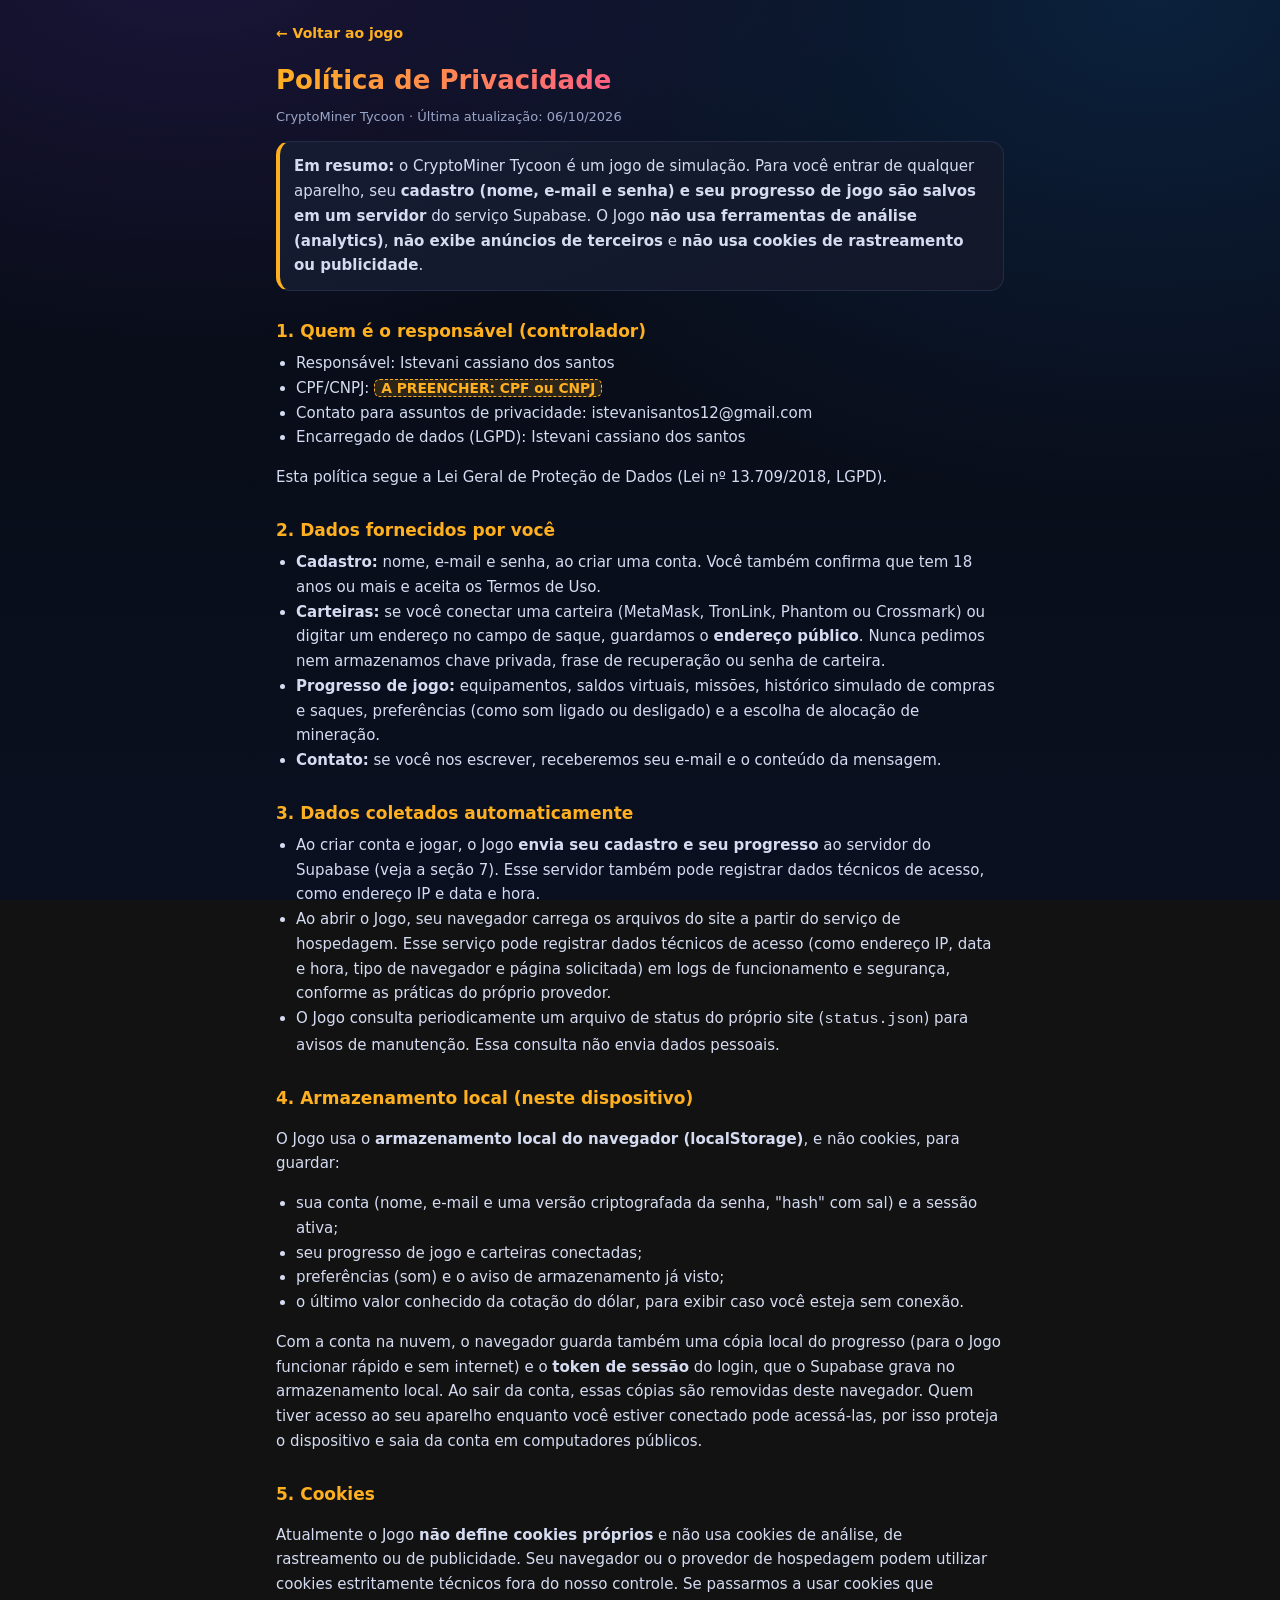
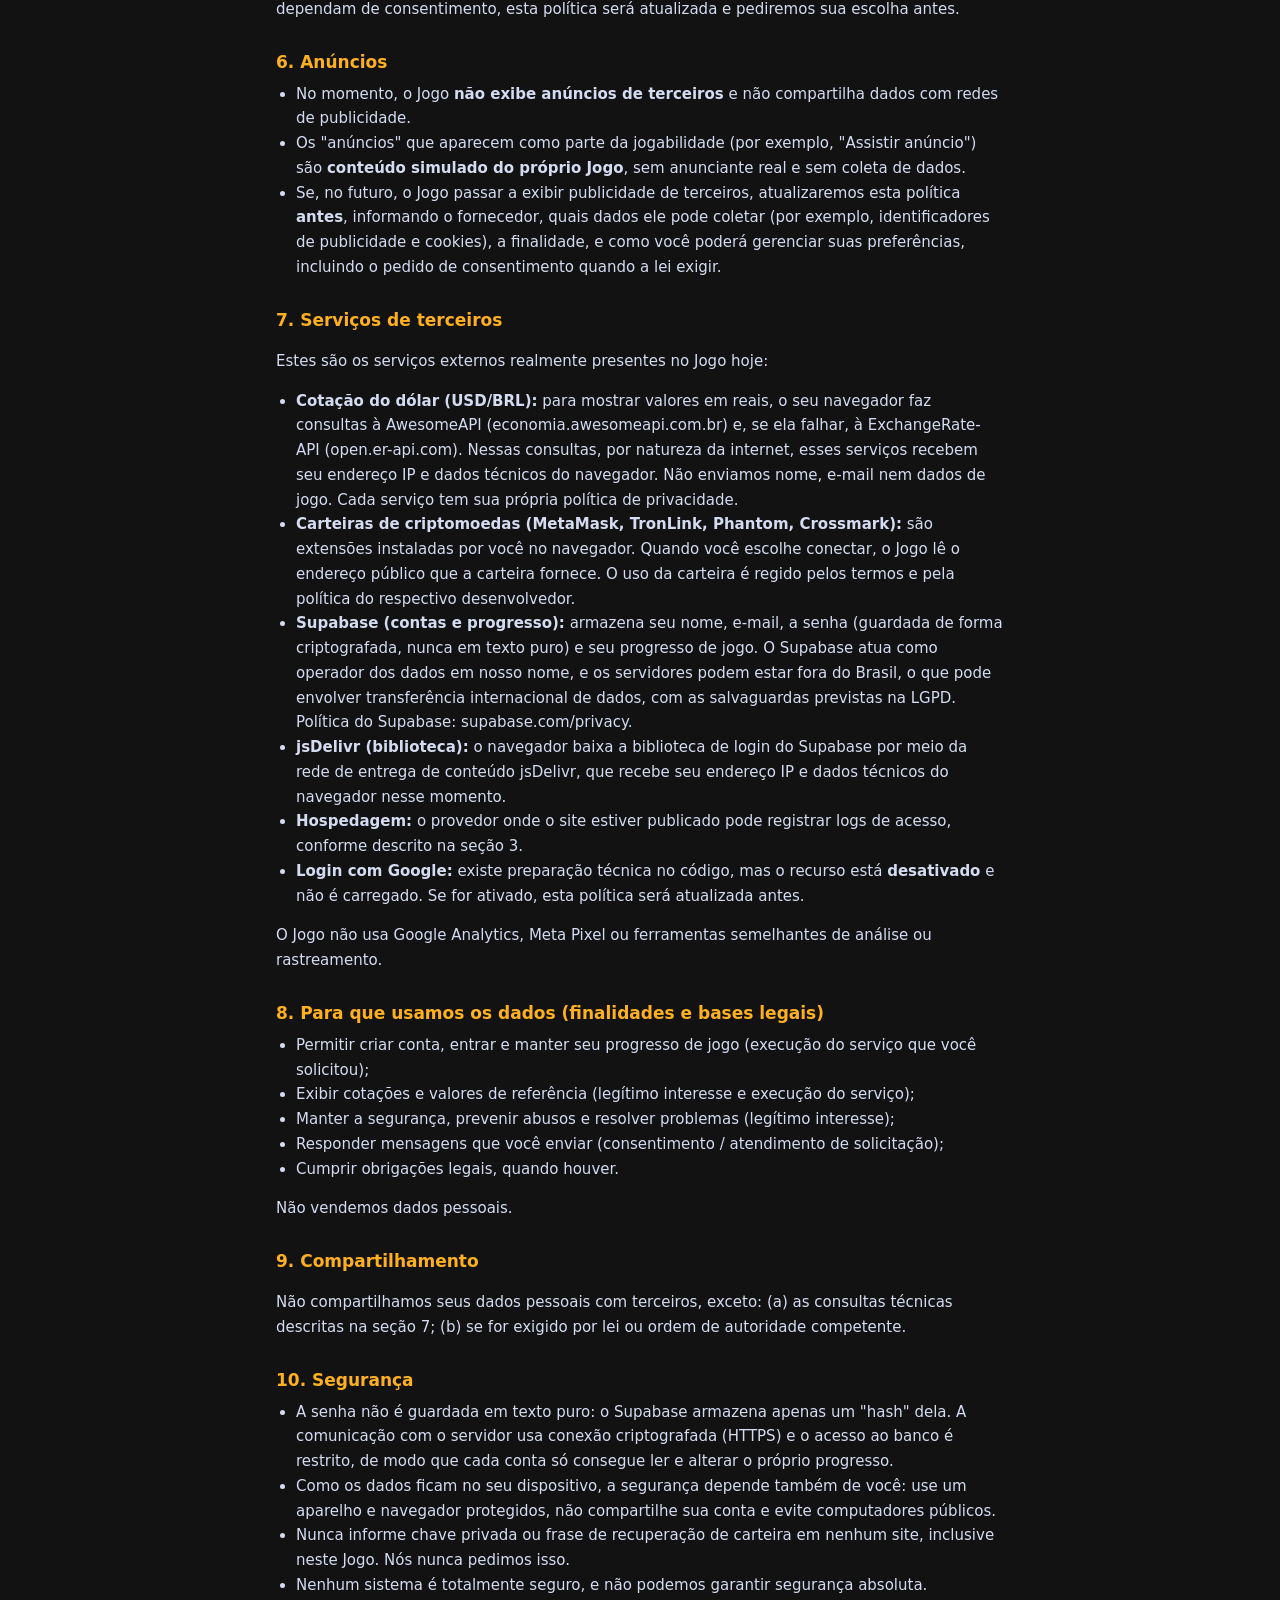
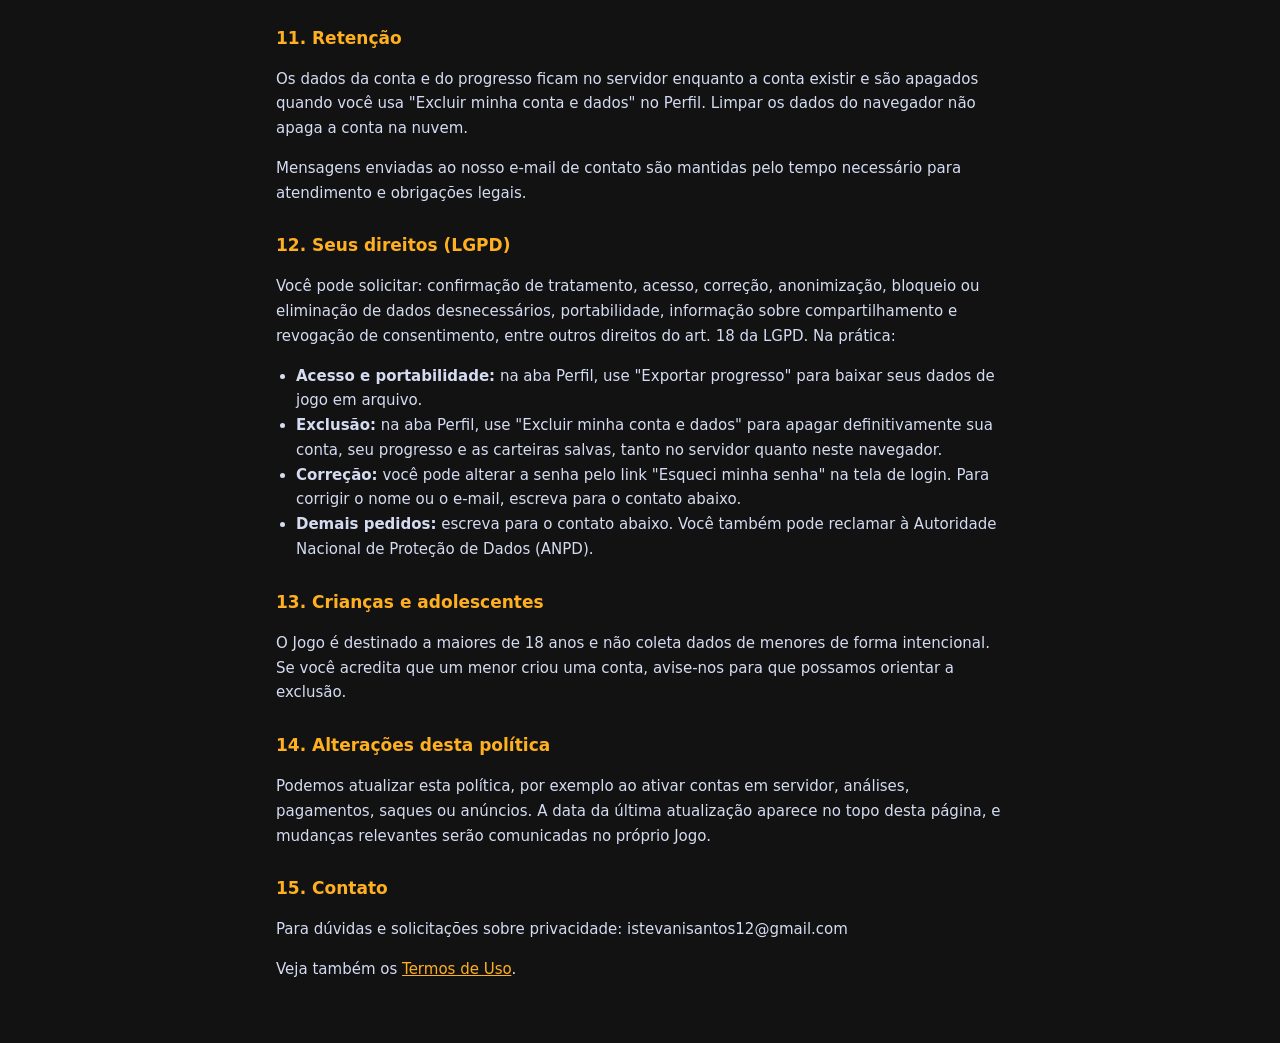
<file: privacidade.html>
<!DOCTYPE html>
<html lang="pt-BR">
<head>
<meta charset="utf-8">
<meta name="viewport" content="width=device-width, initial-scale=1, viewport-fit=cover">
<title>Política de Privacidade · CryptoMiner Tycoon</title>
<meta name="description" content="Política de Privacidade do CryptoMiner Tycoon: quais dados são usados, onde ficam armazenados, serviços de terceiros, anúncios e seus direitos.">
<meta name="robots" content="index,follow">
<meta name="theme-color" content="#080b14">
<link rel="icon" href="icon.svg" type="image/svg+xml">
<style>
:root{color-scheme:dark;--bg:#080b14;--card:#121829;--line:#222c47;--tx:#e8eeff;--mu:#9aa6c7;--ac:#ffb020}
*{box-sizing:border-box}
body{margin:0;color:var(--tx);font-family:system-ui,-apple-system,Segoe UI,sans-serif;line-height:1.65;background:radial-gradient(700px 400px at 15% -5%,#2a1f5c88,transparent),radial-gradient(800px 500px at 90% 0%,#0f3a6b77,transparent),linear-gradient(#080b14,#0a1020);background-attachment:fixed}
.w{max-width:760px;margin:0 auto;padding:max(16px,env(safe-area-inset-top)) 16px 48px}
.back{display:inline-block;margin:6px 0 14px;color:var(--ac);text-decoration:none;font-size:14px;font-weight:700}
h1{font-size:26px;margin:0 0 4px;background:linear-gradient(90deg,#ffb020,#ff5a8a,#a478ff);-webkit-background-clip:text;background-clip:text;color:transparent}
h2{font-size:17px;margin:26px 0 6px;color:var(--ac)}
p,li{font-size:15px;color:#d5dcf2;overflow-wrap:anywhere}
ul{padding-left:20px;margin:6px 0}
.meta{color:var(--mu);font-size:13px;margin:0 0 14px}
.box{background:linear-gradient(160deg,#151c32,var(--card));border:1px solid var(--line);border-left:4px solid var(--ac);border-radius:14px;padding:12px 14px;margin:14px 0}
.box p{margin:0}
.pend{background:#ffb02026;color:var(--ac);border:1px dashed var(--ac);border-radius:6px;padding:0 6px;font-weight:700;font-size:.92em}
a{color:var(--ac)}
.hide{display:none}
</style>
</head>
<body>
<div class="w">
<a class="back" href="./">← Voltar ao jogo</a>
<h1>Política de Privacidade</h1>
<p class="meta">CryptoMiner Tycoon · Última atualização: <span data-site="ATUALIZADO" class="pend">A PREENCHER: data</span></p>

<div class="box" data-cloud="off"><p><b>Em resumo:</b> o CryptoMiner Tycoon é um jogo de simulação. Hoje ele <b>não tem servidor próprio de contas</b>: seu cadastro e progresso ficam salvos no <b>seu navegador</b>. O Jogo <b>não usa ferramentas de análise (analytics)</b>, <b>não exibe anúncios de terceiros</b> e <b>não usa cookies de rastreamento ou publicidade</b>.</p></div>
<div class="box" data-cloud="on"><p><b>Em resumo:</b> o CryptoMiner Tycoon é um jogo de simulação. Para você entrar de qualquer aparelho, seu <b>cadastro (nome, e-mail e senha) e seu progresso de jogo são salvos em um servidor</b> do serviço Supabase. O Jogo <b>não usa ferramentas de análise (analytics)</b>, <b>não exibe anúncios de terceiros</b> e <b>não usa cookies de rastreamento ou publicidade</b>.</p></div>

<h2>1. Quem é o responsável (controlador)</h2>
<ul>
<li>Responsável: <span data-site="NOME_RESPONSAVEL" class="pend">A PREENCHER: nome completo ou razão social</span></li>
<li>CPF/CNPJ: <span data-site="DOCUMENTO" class="pend">A PREENCHER: CPF ou CNPJ</span></li>
<li>Contato para assuntos de privacidade: <span data-site="EMAIL_CONTATO" class="pend">A PREENCHER: e-mail de contato</span></li>
<li id="enc" class="hide">Encarregado de dados (LGPD): <span data-site="ENCARREGADO"></span></li>
</ul>
<p>Esta política segue a Lei Geral de Proteção de Dados (Lei nº 13.709/2018, LGPD).</p>

<h2>2. Dados fornecidos por você</h2>
<ul>
<li><b>Cadastro:</b> nome, e-mail e senha, ao criar uma conta. Você também confirma que tem 18 anos ou mais e aceita os Termos de Uso.</li>
<li><b>Carteiras:</b> se você conectar uma carteira (MetaMask, TronLink, Phantom ou Crossmark) ou digitar um endereço no campo de saque, guardamos o <b>endereço público</b>. Nunca pedimos nem armazenamos chave privada, frase de recuperação ou senha de carteira.</li>
<li><b>Progresso de jogo:</b> equipamentos, saldos virtuais, missões, histórico simulado de compras e saques, preferências (como som ligado ou desligado) e a escolha de alocação de mineração.</li>
<li><b>Contato:</b> se você nos escrever, receberemos seu e-mail e o conteúdo da mensagem.</li>
</ul>

<h2>3. Dados coletados automaticamente</h2>
<ul>
<li data-cloud="off">O Jogo <b>não envia</b> seu cadastro nem seu progresso para nenhum servidor nosso.</li>
<li data-cloud="on">Ao criar conta e jogar, o Jogo <b>envia seu cadastro e seu progresso</b> ao servidor do Supabase (veja a seção 7). Esse servidor também pode registrar dados técnicos de acesso, como endereço IP e data e hora.</li>
<li>Ao abrir o Jogo, seu navegador carrega os arquivos do site a partir do serviço de hospedagem. Esse serviço pode registrar dados técnicos de acesso (como endereço IP, data e hora, tipo de navegador e página solicitada) em logs de funcionamento e segurança, conforme as práticas do próprio provedor.</li>
<li>O Jogo consulta periodicamente um arquivo de status do próprio site (<code>status.json</code>) para avisos de manutenção. Essa consulta não envia dados pessoais.</li>
</ul>

<h2>4. Armazenamento local (neste dispositivo)</h2>
<p>O Jogo usa o <b>armazenamento local do navegador (localStorage)</b>, e não cookies, para guardar:</p>
<ul>
<li>sua conta (nome, e-mail e uma versão criptografada da senha, "hash" com sal) e a sessão ativa;</li>
<li>seu progresso de jogo e carteiras conectadas;</li>
<li>preferências (som) e o aviso de armazenamento já visto;</li>
<li>o último valor conhecido da cotação do dólar, para exibir caso você esteja sem conexão.</li>
</ul>
<p data-cloud="off">Esses dados ficam somente no seu navegador e dispositivo. Eles podem ser apagados por você a qualquer momento (veja a seção Seus direitos). Quem tiver acesso ao seu aparelho e navegador pode acessá-los, por isso proteja o dispositivo.</p>
<p data-cloud="on">Com a conta na nuvem, o navegador guarda também uma cópia local do progresso (para o Jogo funcionar rápido e sem internet) e o <b>token de sessão</b> do login, que o Supabase grava no armazenamento local. Ao sair da conta, essas cópias são removidas deste navegador. Quem tiver acesso ao seu aparelho enquanto você estiver conectado pode acessá-las, por isso proteja o dispositivo e saia da conta em computadores públicos.</p>

<h2>5. Cookies</h2>
<p>Atualmente o Jogo <b>não define cookies próprios</b> e não usa cookies de análise, de rastreamento ou de publicidade. Seu navegador ou o provedor de hospedagem podem utilizar cookies estritamente técnicos fora do nosso controle. Se passarmos a usar cookies que dependam de consentimento, esta política será atualizada e pediremos sua escolha antes.</p>

<h2>6. Anúncios</h2>
<ul>
<li>No momento, o Jogo <b>não exibe anúncios de terceiros</b> e não compartilha dados com redes de publicidade.</li>
<li>Os "anúncios" que aparecem como parte da jogabilidade (por exemplo, "Assistir anúncio") são <b>conteúdo simulado do próprio Jogo</b>, sem anunciante real e sem coleta de dados.</li>
<li>Se, no futuro, o Jogo passar a exibir publicidade de terceiros, atualizaremos esta política <b>antes</b>, informando o fornecedor, quais dados ele pode coletar (por exemplo, identificadores de publicidade e cookies), a finalidade, e como você poderá gerenciar suas preferências, incluindo o pedido de consentimento quando a lei exigir.</li>
</ul>

<h2>7. Serviços de terceiros</h2>
<p>Estes são os serviços externos realmente presentes no Jogo hoje:</p>
<ul>
<li><b>Cotação do dólar (USD/BRL):</b> para mostrar valores em reais, o seu navegador faz consultas à AwesomeAPI (economia.awesomeapi.com.br) e, se ela falhar, à ExchangeRate-API (open.er-api.com). Nessas consultas, por natureza da internet, esses serviços recebem seu endereço IP e dados técnicos do navegador. Não enviamos nome, e-mail nem dados de jogo. Cada serviço tem sua própria política de privacidade.</li>
<li><b>Carteiras de criptomoedas (MetaMask, TronLink, Phantom, Crossmark):</b> são extensões instaladas por você no navegador. Quando você escolhe conectar, o Jogo lê o endereço público que a carteira fornece. O uso da carteira é regido pelos termos e pela política do respectivo desenvolvedor.</li>
<li data-cloud="on"><b>Supabase (contas e progresso):</b> armazena seu nome, e-mail, a senha (guardada de forma criptografada, nunca em texto puro) e seu progresso de jogo. O Supabase atua como operador dos dados em nosso nome, e os servidores podem estar fora do Brasil, o que pode envolver transferência internacional de dados, com as salvaguardas previstas na LGPD. Política do Supabase: supabase.com/privacy.</li>
<li data-cloud="on"><b>jsDelivr (biblioteca):</b> o navegador baixa a biblioteca de login do Supabase por meio da rede de entrega de conteúdo jsDelivr, que recebe seu endereço IP e dados técnicos do navegador nesse momento.</li>
<li><b>Hospedagem:</b> o provedor onde o site estiver publicado pode registrar logs de acesso, conforme descrito na seção 3.</li>
<li><b>Login com Google:</b> existe preparação técnica no código, mas o recurso está <b>desativado</b> e não é carregado. Se for ativado, esta política será atualizada antes.</li>
</ul>
<p>O Jogo não usa Google Analytics, Meta Pixel ou ferramentas semelhantes de análise ou rastreamento.</p>

<h2>8. Para que usamos os dados (finalidades e bases legais)</h2>
<ul>
<li>Permitir criar conta, entrar e manter seu progresso de jogo (execução do serviço que você solicitou);</li>
<li>Exibir cotações e valores de referência (legítimo interesse e execução do serviço);</li>
<li>Manter a segurança, prevenir abusos e resolver problemas (legítimo interesse);</li>
<li>Responder mensagens que você enviar (consentimento / atendimento de solicitação);</li>
<li>Cumprir obrigações legais, quando houver.</li>
</ul>
<p>Não vendemos dados pessoais.</p>

<h2>9. Compartilhamento</h2>
<p>Não compartilhamos seus dados pessoais com terceiros, exceto: (a) as consultas técnicas descritas na seção 7; (b) se for exigido por lei ou ordem de autoridade competente.</p>

<h2>10. Segurança</h2>
<ul>
<li data-cloud="off">A senha não é guardada em texto puro: o Jogo armazena apenas um "hash" com sal, calculado no seu navegador.</li>
<li data-cloud="on">A senha não é guardada em texto puro: o Supabase armazena apenas um "hash" dela. A comunicação com o servidor usa conexão criptografada (HTTPS) e o acesso ao banco é restrito, de modo que cada conta só consegue ler e alterar o próprio progresso.</li>
<li>Como os dados ficam no seu dispositivo, a segurança depende também de você: use um aparelho e navegador protegidos, não compartilhe sua conta e evite computadores públicos.</li>
<li>Nunca informe chave privada ou frase de recuperação de carteira em nenhum site, inclusive neste Jogo. Nós nunca pedimos isso.</li>
<li>Nenhum sistema é totalmente seguro, e não podemos garantir segurança absoluta.</li>
</ul>

<h2>11. Retenção</h2>
<p data-cloud="off">Como os dados ficam no seu navegador, eles permanecem até você apagá-los (pela função de exclusão no Perfil ou limpando os dados do navegador).</p>
<p data-cloud="on">Os dados da conta e do progresso ficam no servidor enquanto a conta existir e são apagados quando você usa "Excluir minha conta e dados" no Perfil. Limpar os dados do navegador não apaga a conta na nuvem.</p>
<p>Mensagens enviadas ao nosso e-mail de contato são mantidas pelo tempo necessário para atendimento e obrigações legais.</p>

<h2>12. Seus direitos (LGPD)</h2>
<p>Você pode solicitar: confirmação de tratamento, acesso, correção, anonimização, bloqueio ou eliminação de dados desnecessários, portabilidade, informação sobre compartilhamento e revogação de consentimento, entre outros direitos do art. 18 da LGPD. Na prática:</p>
<ul>
<li><b>Acesso e portabilidade:</b> na aba Perfil, use "Exportar progresso" para baixar seus dados de jogo em arquivo.</li>
<li data-cloud="off"><b>Exclusão:</b> na aba Perfil, use "Excluir minha conta e dados" para apagar definitivamente conta, progresso e carteiras salvas neste navegador.</li>
<li data-cloud="on"><b>Exclusão:</b> na aba Perfil, use "Excluir minha conta e dados" para apagar definitivamente sua conta, seu progresso e as carteiras salvas, tanto no servidor quanto neste navegador.</li>
<li data-cloud="on"><b>Correção:</b> você pode alterar a senha pelo link "Esqueci minha senha" na tela de login. Para corrigir o nome ou o e-mail, escreva para o contato abaixo.</li>
<li><b>Demais pedidos:</b> escreva para o contato abaixo. Você também pode reclamar à Autoridade Nacional de Proteção de Dados (ANPD).</li>
</ul>

<h2>13. Crianças e adolescentes</h2>
<p>O Jogo é destinado a maiores de 18 anos e não coleta dados de menores de forma intencional. Se você acredita que um menor criou uma conta, avise-nos para que possamos orientar a exclusão.</p>

<h2>14. Alterações desta política</h2>
<p>Podemos atualizar esta política, por exemplo ao ativar contas em servidor, análises, pagamentos, saques ou anúncios. A data da última atualização aparece no topo desta página, e mudanças relevantes serão comunicadas no próprio Jogo.</p>

<h2>15. Contato</h2>
<p>Para dúvidas e solicitações sobre privacidade: <span data-site="EMAIL_CONTATO" class="pend">A PREENCHER: e-mail de contato</span></p>
<p>Veja também os <a href="termos.html">Termos de Uso</a>.</p>
</div>
<script src="config-site.js"></script>
<script>
(function(){var S=window.SITE||{},ON=!!(S.SUPABASE_URL&&S.SUPABASE_ANON_KEY);document.querySelectorAll('[data-cloud]').forEach(function(el){if((el.getAttribute('data-cloud')==='on')!==ON)el.style.display='none'});document.querySelectorAll('[data-site]').forEach(function(el){var v=S[el.getAttribute('data-site')];if(v){el.textContent=v;el.classList.remove('pend')}});if(S.ENCARREGADO){var e=document.getElementById('enc');if(e)e.classList.remove('hide')}})();
</script>
</body>
</html>
</file>
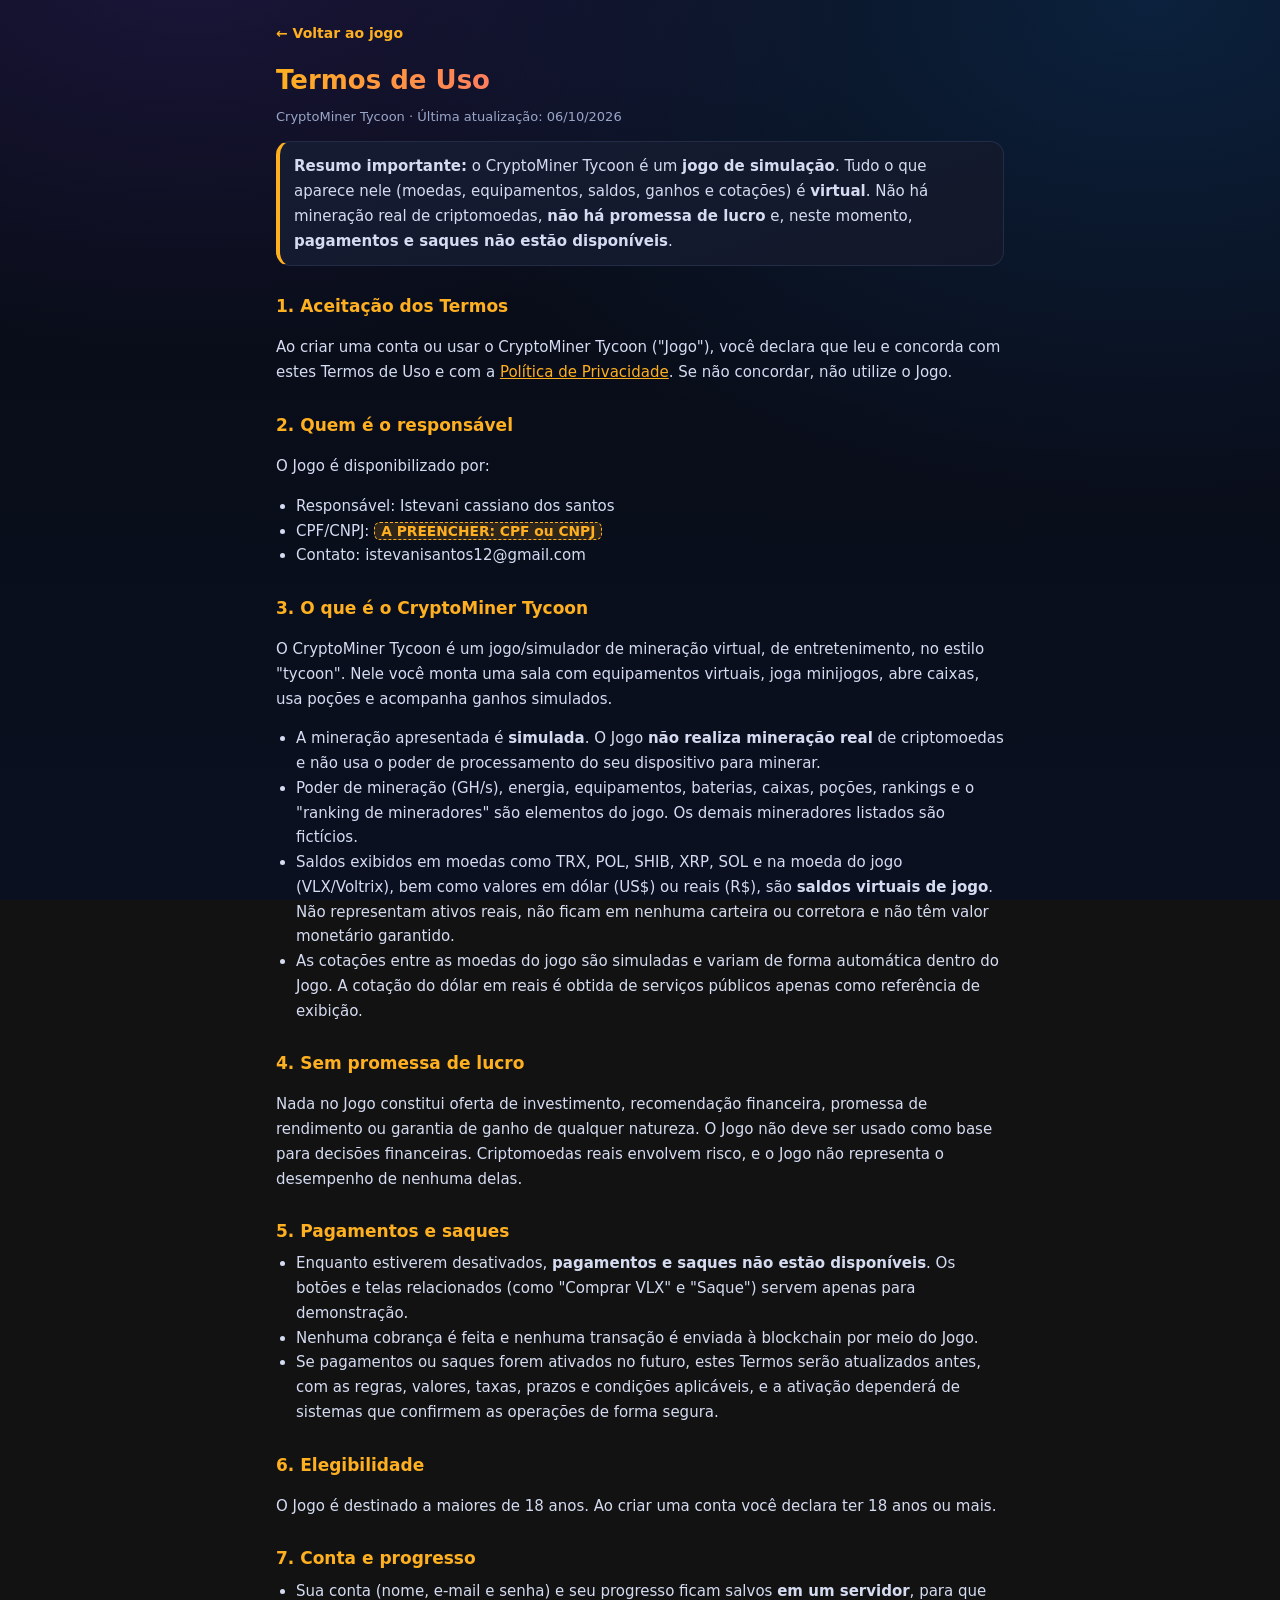
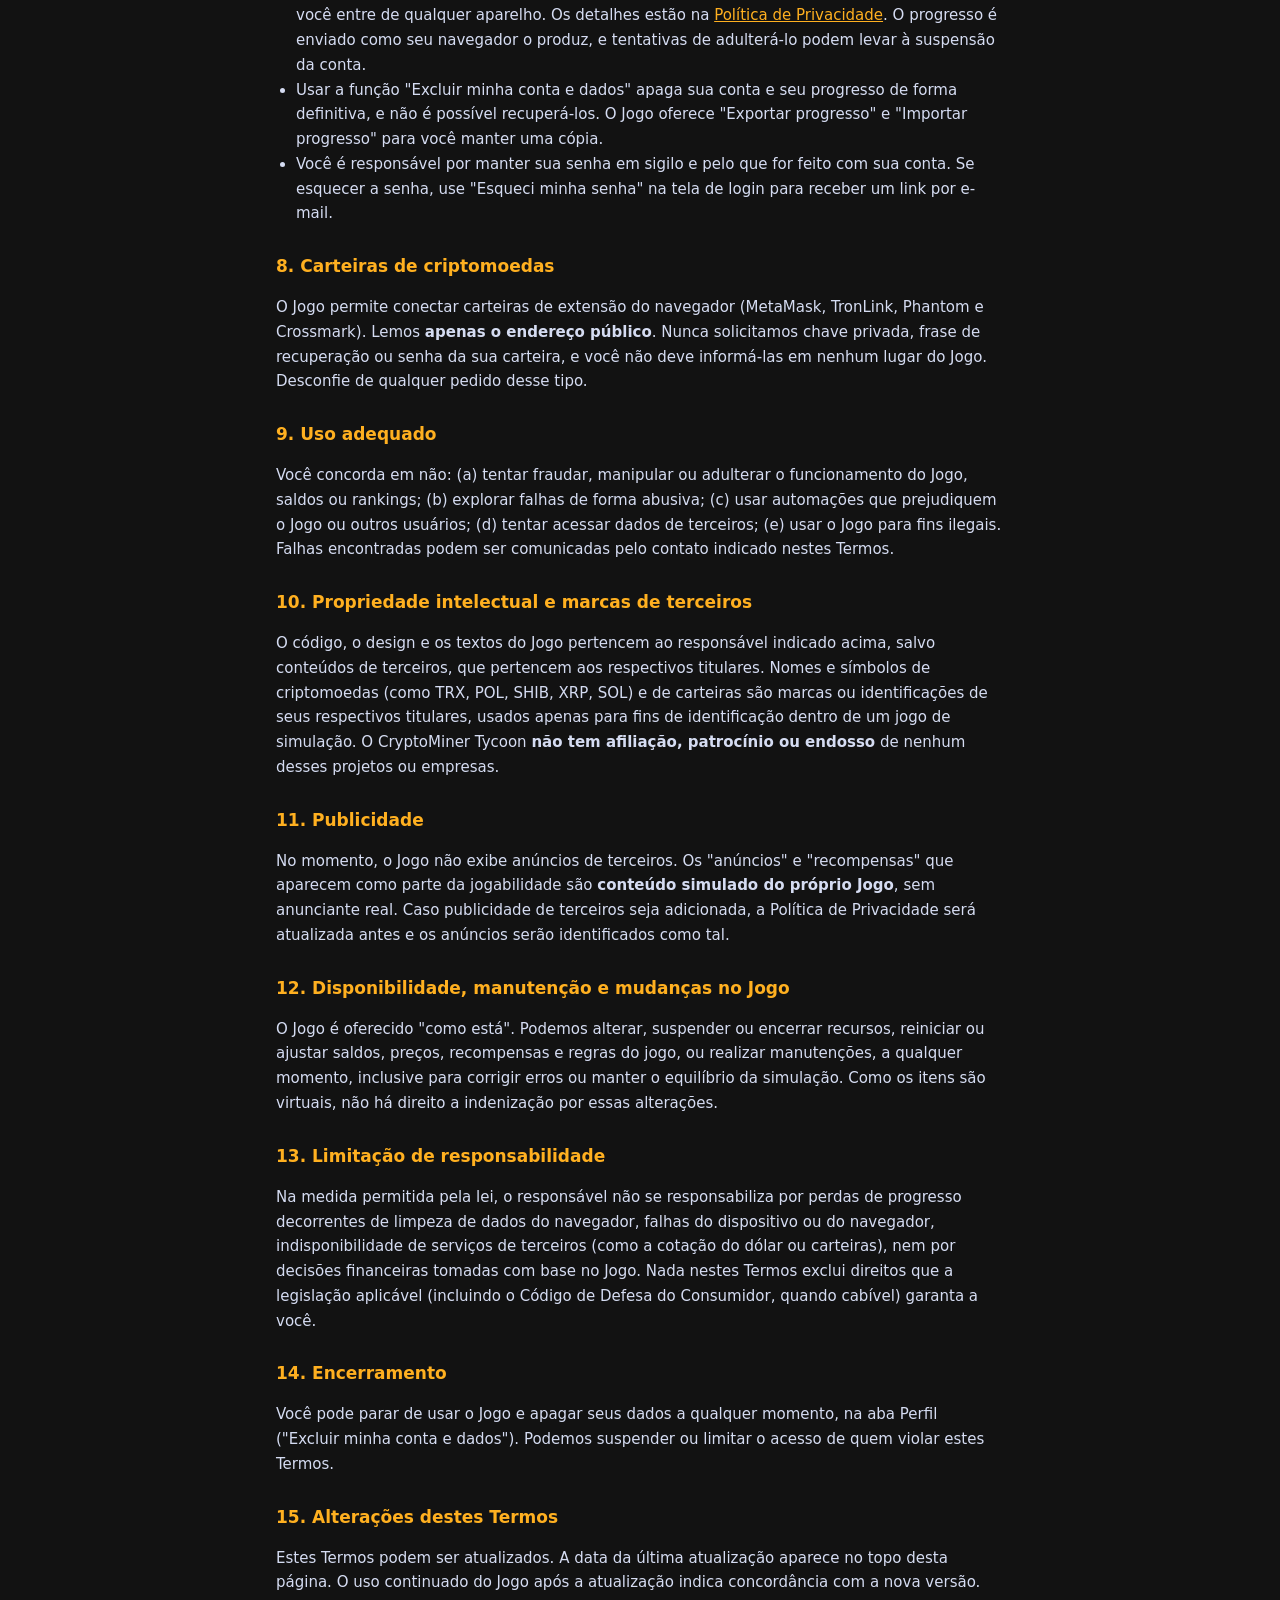
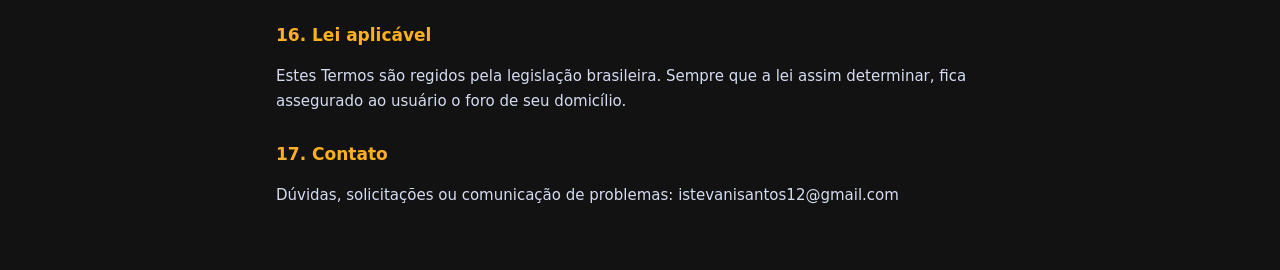
<file: termos.html>
<!DOCTYPE html>
<html lang="pt-BR">
<head>
<meta charset="utf-8">
<meta name="viewport" content="width=device-width, initial-scale=1, viewport-fit=cover">
<title>Termos de Uso · CryptoMiner Tycoon</title>
<meta name="description" content="Termos de Uso do CryptoMiner Tycoon, jogo de simulação de mineração de criptomoedas com recursos virtuais e sem promessa de ganhos.">
<meta name="robots" content="index,follow">
<meta name="theme-color" content="#080b14">
<link rel="icon" href="icon.svg" type="image/svg+xml">
<style>
:root{color-scheme:dark;--bg:#080b14;--card:#121829;--line:#222c47;--tx:#e8eeff;--mu:#9aa6c7;--ac:#ffb020}
*{box-sizing:border-box}
body{margin:0;color:var(--tx);font-family:system-ui,-apple-system,Segoe UI,sans-serif;line-height:1.65;background:radial-gradient(700px 400px at 15% -5%,#2a1f5c88,transparent),radial-gradient(800px 500px at 90% 0%,#0f3a6b77,transparent),linear-gradient(#080b14,#0a1020);background-attachment:fixed}
.w{max-width:760px;margin:0 auto;padding:max(16px,env(safe-area-inset-top)) 16px 48px}
.back{display:inline-block;margin:6px 0 14px;color:var(--ac);text-decoration:none;font-size:14px;font-weight:700}
h1{font-size:26px;margin:0 0 4px;background:linear-gradient(90deg,#ffb020,#ff5a8a,#a478ff);-webkit-background-clip:text;background-clip:text;color:transparent}
h2{font-size:17px;margin:26px 0 6px;color:var(--ac)}
p,li{font-size:15px;color:#d5dcf2;overflow-wrap:anywhere}
ul{padding-left:20px;margin:6px 0}
.meta{color:var(--mu);font-size:13px;margin:0 0 14px}
.box{background:linear-gradient(160deg,#151c32,var(--card));border:1px solid var(--line);border-left:4px solid var(--ac);border-radius:14px;padding:12px 14px;margin:14px 0}
.box p{margin:0}
.pend{background:#ffb02026;color:var(--ac);border:1px dashed var(--ac);border-radius:6px;padding:0 6px;font-weight:700;font-size:.92em}
a{color:var(--ac)}
</style>
</head>
<body>
<div class="w">
<a class="back" href="./">← Voltar ao jogo</a>
<h1>Termos de Uso</h1>
<p class="meta">CryptoMiner Tycoon · Última atualização: <span data-site="ATUALIZADO" class="pend">A PREENCHER: data</span></p>

<div class="box"><p><b>Resumo importante:</b> o CryptoMiner Tycoon é um <b>jogo de simulação</b>. Tudo o que aparece nele (moedas, equipamentos, saldos, ganhos e cotações) é <b>virtual</b>. Não há mineração real de criptomoedas, <b>não há promessa de lucro</b> e, neste momento, <b>pagamentos e saques não estão disponíveis</b>.</p></div>

<h2>1. Aceitação dos Termos</h2>
<p>Ao criar uma conta ou usar o CryptoMiner Tycoon ("Jogo"), você declara que leu e concorda com estes Termos de Uso e com a <a href="privacidade.html">Política de Privacidade</a>. Se não concordar, não utilize o Jogo.</p>

<h2>2. Quem é o responsável</h2>
<p>O Jogo é disponibilizado por:</p>
<ul>
<li>Responsável: <span data-site="NOME_RESPONSAVEL" class="pend">A PREENCHER: nome completo ou razão social</span></li>
<li>CPF/CNPJ: <span data-site="DOCUMENTO" class="pend">A PREENCHER: CPF ou CNPJ</span></li>
<li>Contato: <span data-site="EMAIL_CONTATO" class="pend">A PREENCHER: e-mail de contato</span></li>
</ul>

<h2>3. O que é o CryptoMiner Tycoon</h2>
<p>O CryptoMiner Tycoon é um jogo/simulador de mineração virtual, de entretenimento, no estilo "tycoon". Nele você monta uma sala com equipamentos virtuais, joga minijogos, abre caixas, usa poções e acompanha ganhos simulados.</p>
<ul>
<li>A mineração apresentada é <b>simulada</b>. O Jogo <b>não realiza mineração real</b> de criptomoedas e não usa o poder de processamento do seu dispositivo para minerar.</li>
<li>Poder de mineração (GH/s), energia, equipamentos, baterias, caixas, poções, rankings e o "ranking de mineradores" são elementos do jogo. Os demais mineradores listados são fictícios.</li>
<li>Saldos exibidos em moedas como TRX, POL, SHIB, XRP, SOL e na moeda do jogo (VLX/Voltrix), bem como valores em dólar (US$) ou reais (R$), são <b>saldos virtuais de jogo</b>. Não representam ativos reais, não ficam em nenhuma carteira ou corretora e não têm valor monetário garantido.</li>
<li>As cotações entre as moedas do jogo são simuladas e variam de forma automática dentro do Jogo. A cotação do dólar em reais é obtida de serviços públicos apenas como referência de exibição.</li>
</ul>

<h2>4. Sem promessa de lucro</h2>
<p>Nada no Jogo constitui oferta de investimento, recomendação financeira, promessa de rendimento ou garantia de ganho de qualquer natureza. O Jogo não deve ser usado como base para decisões financeiras. Criptomoedas reais envolvem risco, e o Jogo não representa o desempenho de nenhuma delas.</p>

<h2>5. Pagamentos e saques</h2>
<ul>
<li>Enquanto estiverem desativados, <b>pagamentos e saques não estão disponíveis</b>. Os botões e telas relacionados (como "Comprar VLX" e "Saque") servem apenas para demonstração.</li>
<li>Nenhuma cobrança é feita e nenhuma transação é enviada à blockchain por meio do Jogo.</li>
<li>Se pagamentos ou saques forem ativados no futuro, estes Termos serão atualizados antes, com as regras, valores, taxas, prazos e condições aplicáveis, e a ativação dependerá de sistemas que confirmem as operações de forma segura.</li>
</ul>

<h2>6. Elegibilidade</h2>
<p>O Jogo é destinado a maiores de 18 anos. Ao criar uma conta você declara ter 18 anos ou mais.</p>

<h2>7. Conta e progresso</h2>
<ul>
<li data-cloud="off">Neste momento, contas e progresso ficam salvos <b>no armazenamento do seu próprio navegador</b>, no dispositivo que você usa. Não há servidor que guarde sua conta.</li>
<li data-cloud="on">Sua conta (nome, e-mail e senha) e seu progresso ficam salvos <b>em um servidor</b>, para que você entre de qualquer aparelho. Os detalhes estão na <a href="privacidade.html">Política de Privacidade</a>. O progresso é enviado como seu navegador o produz, e tentativas de adulterá-lo podem levar à suspensão da conta.</li>
<li data-cloud="off">Por isso, limpar os dados do navegador, trocar de aparelho ou navegador ou usar a função "Excluir minha conta e dados" pode apagar seu progresso de forma definitiva. O Jogo oferece "Exportar progresso" e "Importar progresso" para você manter uma cópia.</li>
<li data-cloud="on">Usar a função "Excluir minha conta e dados" apaga sua conta e seu progresso de forma definitiva, e não é possível recuperá-los. O Jogo oferece "Exportar progresso" e "Importar progresso" para você manter uma cópia.</li>
<li data-cloud="off">Você é responsável por manter sua senha em sigilo e pelo que for feito com sua conta no seu dispositivo. Não é possível recuperar senhas esquecidas enquanto a conta for apenas local.</li>
<li data-cloud="on">Você é responsável por manter sua senha em sigilo e pelo que for feito com sua conta. Se esquecer a senha, use "Esqueci minha senha" na tela de login para receber um link por e-mail.</li>
</ul>

<h2>8. Carteiras de criptomoedas</h2>
<p>O Jogo permite conectar carteiras de extensão do navegador (MetaMask, TronLink, Phantom e Crossmark). Lemos <b>apenas o endereço público</b>. Nunca solicitamos chave privada, frase de recuperação ou senha da sua carteira, e você não deve informá-las em nenhum lugar do Jogo. Desconfie de qualquer pedido desse tipo.</p>

<h2>9. Uso adequado</h2>
<p>Você concorda em não: (a) tentar fraudar, manipular ou adulterar o funcionamento do Jogo, saldos ou rankings; (b) explorar falhas de forma abusiva; (c) usar automações que prejudiquem o Jogo ou outros usuários; (d) tentar acessar dados de terceiros; (e) usar o Jogo para fins ilegais. Falhas encontradas podem ser comunicadas pelo contato indicado nestes Termos.</p>

<h2>10. Propriedade intelectual e marcas de terceiros</h2>
<p>O código, o design e os textos do Jogo pertencem ao responsável indicado acima, salvo conteúdos de terceiros, que pertencem aos respectivos titulares. Nomes e símbolos de criptomoedas (como TRX, POL, SHIB, XRP, SOL) e de carteiras são marcas ou identificações de seus respectivos titulares, usados apenas para fins de identificação dentro de um jogo de simulação. O CryptoMiner Tycoon <b>não tem afiliação, patrocínio ou endosso</b> de nenhum desses projetos ou empresas.</p>

<h2>11. Publicidade</h2>
<p>No momento, o Jogo não exibe anúncios de terceiros. Os "anúncios" e "recompensas" que aparecem como parte da jogabilidade são <b>conteúdo simulado do próprio Jogo</b>, sem anunciante real. Caso publicidade de terceiros seja adicionada, a Política de Privacidade será atualizada antes e os anúncios serão identificados como tal.</p>

<h2>12. Disponibilidade, manutenção e mudanças no Jogo</h2>
<p>O Jogo é oferecido "como está". Podemos alterar, suspender ou encerrar recursos, reiniciar ou ajustar saldos, preços, recompensas e regras do jogo, ou realizar manutenções, a qualquer momento, inclusive para corrigir erros ou manter o equilíbrio da simulação. Como os itens são virtuais, não há direito a indenização por essas alterações.</p>

<h2>13. Limitação de responsabilidade</h2>
<p>Na medida permitida pela lei, o responsável não se responsabiliza por perdas de progresso decorrentes de limpeza de dados do navegador, falhas do dispositivo ou do navegador, indisponibilidade de serviços de terceiros (como a cotação do dólar ou carteiras), nem por decisões financeiras tomadas com base no Jogo. Nada nestes Termos exclui direitos que a legislação aplicável (incluindo o Código de Defesa do Consumidor, quando cabível) garanta a você.</p>

<h2>14. Encerramento</h2>
<p>Você pode parar de usar o Jogo e apagar seus dados a qualquer momento, na aba Perfil ("Excluir minha conta e dados"). Podemos suspender ou limitar o acesso de quem violar estes Termos.</p>

<h2>15. Alterações destes Termos</h2>
<p>Estes Termos podem ser atualizados. A data da última atualização aparece no topo desta página. O uso continuado do Jogo após a atualização indica concordância com a nova versão.</p>

<h2>16. Lei aplicável</h2>
<p>Estes Termos são regidos pela legislação brasileira. Sempre que a lei assim determinar, fica assegurado ao usuário o foro de seu domicílio.</p>

<h2>17. Contato</h2>
<p>Dúvidas, solicitações ou comunicação de problemas: <span data-site="EMAIL_CONTATO" class="pend">A PREENCHER: e-mail de contato</span></p>
</div>
<script src="config-site.js"></script>
<script>
(function(){var S=window.SITE||{},ON=!!(S.SUPABASE_URL&&S.SUPABASE_ANON_KEY);document.querySelectorAll('[data-cloud]').forEach(function(el){if((el.getAttribute('data-cloud')==='on')!==ON)el.style.display='none'});document.querySelectorAll('[data-site]').forEach(function(el){var v=S[el.getAttribute('data-site')];if(v){el.textContent=v;el.classList.remove('pend')}})})();
</script>
</body>
</html>
</file>
